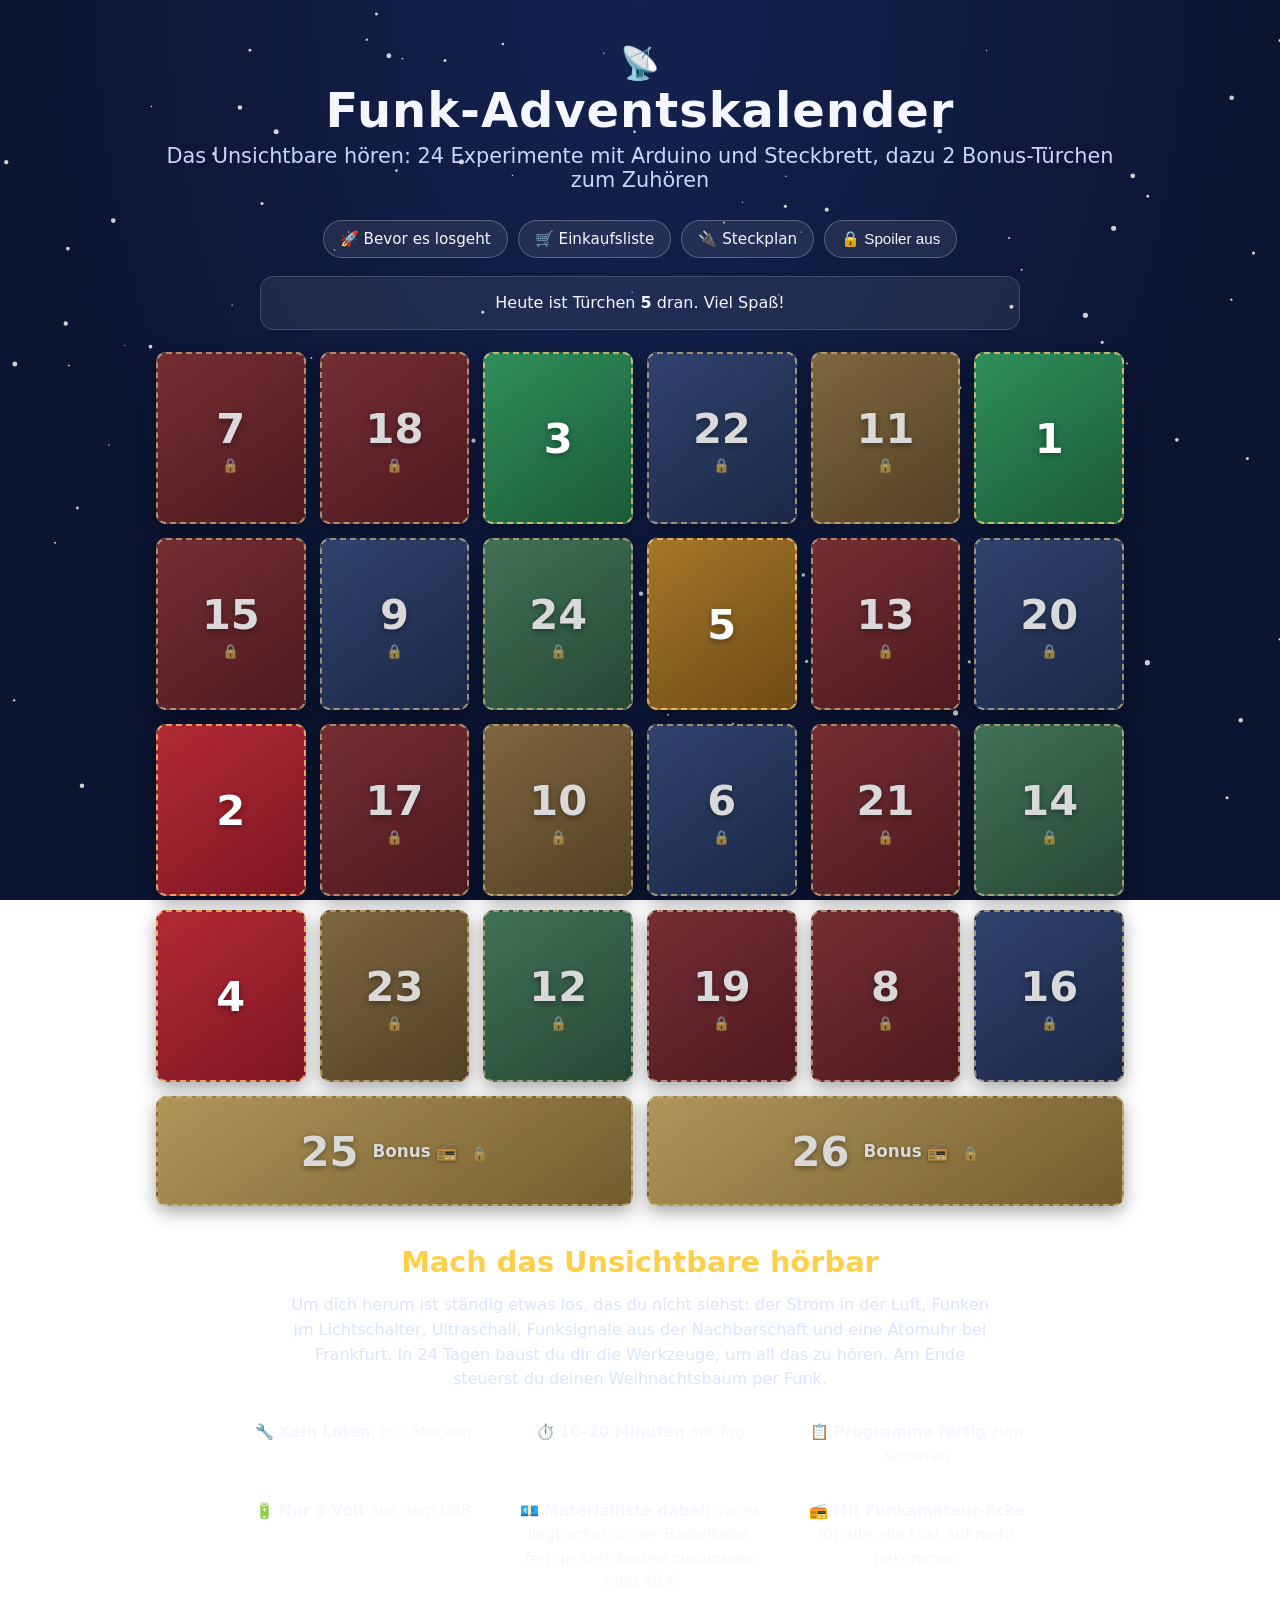
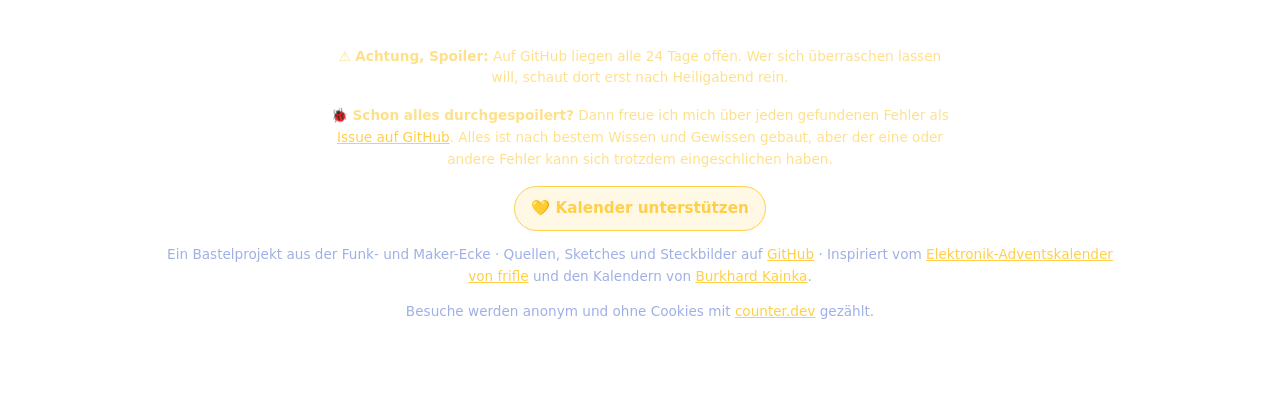
<file: index.html>
<!doctype html>
<html lang="de">
<head>
  <meta charset="utf-8">
  <meta name="viewport" content="width=device-width, initial-scale=1">
  <title>Funk-Adventskalender: Das Unsichtbare hören</title>
  <meta name="description" content="24 Experimente mit Arduino und Steckbrett: vom ersten LED-Blinken bis zur eigenen 433-MHz-Funkfernbedienung. Ohne Löten, ohne Vorwissen.">
  <meta property="og:title" content="Funk-Adventskalender: Das Unsichtbare hören">
  <meta property="og:description" content="24 Türchen, 24 Experimente: Strom in der Luft, Funken, Ultraschall, 433 MHz und die Atomuhr. Mit Arduino, ohne Löten.">
  <meta property="og:type" content="website">
  <meta property="og:url" content="https://craebby.github.io/funk-adventskalender/">
  <meta property="og:image" content="https://craebby.github.io/funk-adventskalender/werbung/bilder/vorschau.jpg">
  <meta property="og:image:width" content="1200">
  <meta property="og:image:height" content="630">
  <meta property="og:image:alt" content="Steckbrett mit Arduino Nano, LEDs, Ultraschall-Sensor und Kabeln auf einer Bastelmatte">
  <meta property="og:locale" content="de_DE">
  <meta name="twitter:card" content="summary_large_image">
  <link rel="icon" href="data:image/svg+xml,<svg xmlns='http://www.w3.org/2000/svg' viewBox='0 0 100 100'><text y='.9em' font-size='90'>📡</text></svg>">
  <link rel="stylesheet" href="assets/style.css?v=3">
  <script src="https://cdn.counter.dev/script.js" data-id="5be55fad-8780-48cb-b64d-d1fde9fb5f8a" data-utcoffset="1"></script>
</head>
<body>
  <canvas id="schnee" aria-hidden="true"></canvas>
  <div class="huelle">
    <header class="kopf">
      <span class="wellen" aria-hidden="true">📡</span>
      <h1>Funk-Adventskalender</h1>
      <div class="unter">Das Unsichtbare hören: 24 Experimente mit Arduino und Steckbrett, dazu 2 Bonus-Türchen zum Zuhören</div>
    </header>

    <nav class="leiste">
      <a class="knopf" href="tag.html?s=vorbereitung">🚀 Bevor es losgeht</a>
      <a class="knopf" href="tag.html?s=einkauf">🛒 Einkaufsliste</a>
      <a class="knopf" href="tag.html?s=steckplan">🔌 Steckplan</a>
      <button class="knopf" id="spoiler" type="button">🔒 Spoiler aus</button>
    </nav>

    <p class="hinweis" id="stand"></p>

    <main class="raster" id="raster" aria-label="Die 24 Türchen und 2 Bonus-Türchen"></main>

    <section class="werbung">
      <h2>Mach das Unsichtbare hörbar</h2>
      <p>
        Um dich herum ist ständig etwas los, das du nicht siehst: der Strom in der Luft, Funken im Lichtschalter,
        Ultraschall, Funksignale aus der Nachbarschaft und eine Atomuhr bei Frankfurt. In 24 Tagen baust du dir
        die Werkzeuge, um all das zu hören. Am Ende steuerst du deinen Weihnachtsbaum per Funk.
      </p>
      <ul class="punkte">
        <li>🔧 <strong>Kein Löten</strong>, nur Stecken</li>
        <li>⏱️ <strong>10–20 Minuten</strong> am Tag</li>
        <li>📋 <strong>Programme fertig</strong> zum Kopieren</li>
        <li>🔋 <strong>Nur 5 Volt</strong> aus dem USB</li>
        <li>💶 <strong>Materialliste dabei:</strong> vieles liegt schon in der Bastelkiste, fertige Sets kosten zusammen rund 40 €</li>
        <li>📻 <strong>Mit Funkamateur-Ecke</strong> für alle, die Lust auf mehr bekommen</li>
      </ul>
    </section>

    <footer>
      <p class="spoilerwarnung">
        ⚠️ <strong>Achtung, Spoiler:</strong> Auf GitHub liegen alle 24 Tage offen. Wer sich überraschen lassen
        will, schaut dort erst nach Heiligabend rein.
      </p>
      <p class="spoilerwarnung">
        🐞 <strong>Schon alles durchgespoilert?</strong> Dann freue ich mich über jeden gefundenen Fehler als
        <a href="https://github.com/craebby/funk-adventskalender/issues">Issue auf GitHub</a>. Alles ist nach bestem Wissen und Gewissen gebaut, aber der eine
        oder andere Fehler kann sich trotzdem eingeschlichen haben.
      </p>
      <a class="knopf spenden" href="https://github.com/sponsors/craebby">💛 Kalender unterstützen</a>
      <p>
        Ein Bastelprojekt aus der Funk- und Maker-Ecke · Quellen, Sketches und Steckbilder auf
        <a href="https://github.com/craebby/funk-adventskalender">GitHub</a> · Inspiriert vom
        <a href="https://frifle.github.io/adventskalender/">Elektronik-Adventskalender von frifle</a> und den
        Kalendern von <a href="https://www.elektronik-labor.de/Lernpakete/Lernpakete.html#advent">Burkhard Kainka</a>.
      </p>
      <p>Besuche werden anonym und ohne Cookies mit <a href="https://counter.dev">counter.dev</a> gezählt.</p>
    </footer>
  </div>
  <div id="meldung" role="status" aria-live="polite"></div>
  <script src="assets/app.js?v=3"></script>
</body>
</html>
</file>
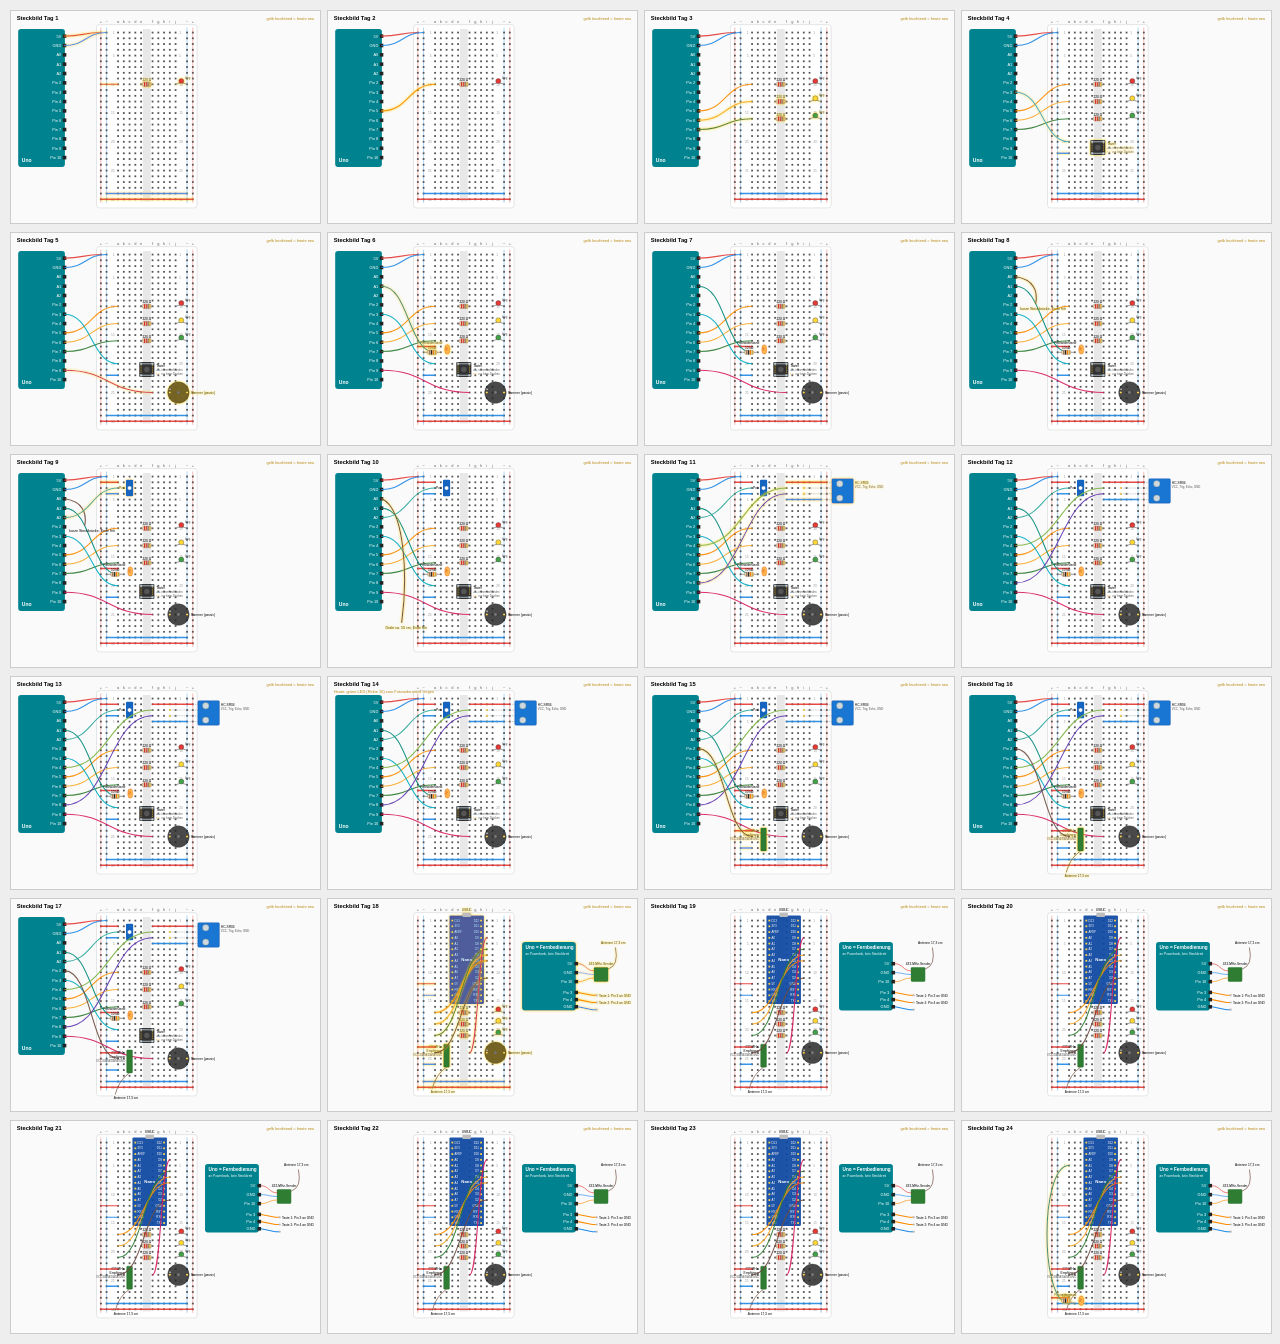
<file: tools/uebersicht.html>
<!doctype html>
<html lang="de">
<head>
  <meta charset="utf-8">
  <title>Alle Steckbilder</title>
  <style>
    body { font-family: sans-serif; margin: 10px; background: #eee; }
    .raster { display: grid; grid-template-columns: repeat(4, 1fr); gap: 8px; }
    img { width: 100%; background: #fff; border: 1px solid #ccc; }
  </style>
</head>
<body>
  <div class="raster" id="r"></div>
  <script>
    const von = Number(new URLSearchParams(location.search).get("von") || 1);
    const bis = Number(new URLSearchParams(location.search).get("bis") || 24);
    for (let t = von; t <= bis; t++) {
      const img = document.createElement("img");
      img.src = `../bilder/tag${String(t).padStart(2, "0")}.svg?${Date.now()}`;
      document.getElementById("r").appendChild(img);
    }
  </script>
</body>
</html>
</file>
<file: assets/style.css>
:root {
  --nacht: #0b1430;
  --nacht2: #142250;
  --schnee: #f4f7ff;
  --gold: #ffcf4a;
  --rot: #c8323c;
  --gruen: #2f8f5b;
  --text: #1d2433;
  --papier: #fffdf8;
  --rand: #e3ddd0;
}

* { box-sizing: border-box; }

body {
  margin: 0;
  font-family: "Segoe UI", system-ui, -apple-system, Roboto, sans-serif;
  color: var(--schnee);
  background: radial-gradient(ellipse at top, var(--nacht2), var(--nacht) 70%) fixed;
  min-height: 100vh;
}

a { color: var(--gold); }

#schnee { position: fixed; inset: 0; pointer-events: none; z-index: 0; }

.huelle { position: relative; z-index: 1; max-width: 1000px; margin: 0 auto; padding: 24px 16px 60px; }

header.kopf { text-align: center; padding: 20px 0 10px; }
header.kopf h1 { font-size: clamp(1.8rem, 5vw, 3rem); margin: 0; letter-spacing: 0.02em; }
header.kopf .unter { font-size: clamp(1rem, 2.6vw, 1.3rem); color: #c9d4ff; margin-top: 6px; }
.wellen { font-size: 2rem; display: inline-block; animation: funk 2.4s ease-in-out infinite; }
@keyframes funk { 0%, 100% { opacity: 0.4; transform: scale(0.95); } 50% { opacity: 1; transform: scale(1.08); } }

.leiste { display: flex; flex-wrap: wrap; gap: 10px; justify-content: center; margin: 18px 0; }
.knopf {
  display: inline-block; padding: 9px 16px; border-radius: 999px; text-decoration: none;
  background: rgba(255, 255, 255, 0.08); border: 1px solid rgba(255, 255, 255, 0.25);
  color: var(--schnee); font-size: 0.95rem; cursor: pointer;
}
.knopf:hover { background: rgba(255, 255, 255, 0.18); }
.knopf.an { background: var(--gold); color: #222; border-color: var(--gold); }

.hinweis {
  background: rgba(255, 255, 255, 0.07); border: 1px solid rgba(255, 255, 255, 0.15); border-radius: 14px;
  padding: 14px 18px; margin: 10px auto 22px; max-width: 760px; text-align: center; line-height: 1.5;
}

.raster { display: grid; grid-template-columns: repeat(6, 1fr); gap: 14px; perspective: 1200px; }
@media (max-width: 760px) { .raster { grid-template-columns: repeat(4, 1fr); gap: 10px; } }
@media (max-width: 440px) { .raster { grid-template-columns: repeat(3, 1fr); } }

.tuer {
  position: relative; aspect-ratio: 1 / 1.15; border-radius: 10px; cursor: pointer; border: none; padding: 0;
  background: transparent; transform-style: preserve-3d; font: inherit; color: inherit;
}
.tuer .innen, .tuer .vorne {
  position: absolute; inset: 0; border-radius: 10px; display: flex; flex-direction: column;
  align-items: center; justify-content: center; text-align: center; padding: 8px;
}
.tuer .innen { background: var(--papier); color: var(--text); font-size: 0.8rem; line-height: 1.25; }
.tuer .innen strong { font-size: 1.4rem; color: var(--rot); }
.tuer .vorne {
  backface-visibility: hidden; transform-origin: left center; transition: transform 0.7s ease;
  background: linear-gradient(145deg, #b22a35, #7d1622); border: 2px dashed rgba(255, 215, 120, 0.7);
  box-shadow: 0 6px 18px rgba(0, 0, 0, 0.35);
}
.tuer:nth-child(3n) .vorne { background: linear-gradient(145deg, #2f8f5b, #1b5a38); }
.tuer:nth-child(4n) .vorne { background: linear-gradient(145deg, #2b4ea2, #172f6b); }
.tuer:nth-child(5n) .vorne { background: linear-gradient(145deg, #a6762a, #6e4b14); }
.tuer .zahl { font-size: clamp(1.6rem, 5vw, 2.6rem); font-weight: 800; color: #fff; text-shadow: 0 2px 6px rgba(0,0,0,.4); }
.tuer .schloss { font-size: 0.85rem; opacity: 0.85; margin-top: 4px; }
.tuer.offen .vorne { transform: rotateY(-105deg); }
.tuer.zu { cursor: not-allowed; }
.tuer.zu .vorne { filter: saturate(0.6) brightness(0.85); }
.tuer:focus-visible { outline: 3px solid var(--gold); outline-offset: 3px; }
.tuer.wackeln { animation: wackeln 0.4s; }
/* Bonus-Türchen 25 und 26: breit und golden, in eigener Reihe unter den 24 */
.tuer.bonus { grid-column: span 3; aspect-ratio: auto; min-height: 110px; }
@media (max-width: 760px) { .tuer.bonus { grid-column: span 2; } }
@media (max-width: 440px) { .tuer.bonus { grid-column: span 3; } }
.raster .tuer.bonus .vorne { background: linear-gradient(145deg, #e0b03a, #9a6b12); flex-direction: row; gap: 14px; }
.tuer .bonus-text { color: #fff; font-weight: 700; font-size: 1.05rem; text-shadow: 0 1px 4px rgba(0,0,0,.4); }
@keyframes wackeln { 25% { transform: rotate(-3deg); } 75% { transform: rotate(3deg); } }

#meldung {
  position: fixed; left: 50%; bottom: 24px; transform: translateX(-50%); background: #fff; color: #222;
  padding: 10px 18px; border-radius: 999px; box-shadow: 0 6px 24px rgba(0,0,0,.4); opacity: 0;
  transition: opacity .3s; z-index: 10; pointer-events: none; max-width: 90vw; text-align: center;
}
#meldung.zeigen { opacity: 1; }

footer { text-align: center; color: #9fb0e6; font-size: 0.85rem; margin-top: 40px; line-height: 1.6; }
footer .spoilerwarnung { color: #ffe08a; margin: 0 auto 16px; max-width: 620px; }
.knopf.spenden { background: rgba(255, 207, 74, 0.15); border-color: var(--gold); color: var(--gold); font-weight: 600; }
.knopf.spenden:hover { background: var(--gold); color: #222; }

.werbung { max-width: 820px; margin: 34px auto 0; text-align: center; line-height: 1.55; }
.werbung h2 { font-size: clamp(1.3rem, 3.6vw, 1.8rem); color: var(--gold); margin: 0 0 8px; }
.werbung p { color: #dbe3ff; margin: 0 auto 18px; max-width: 700px; }
.punkte { list-style: none; padding: 0; margin: 0; display: grid; grid-template-columns: repeat(auto-fit, minmax(220px, 1fr)); gap: 10px; }
.punkte li { background: rgba(255, 255, 255, 0.07); border: 1px solid rgba(255, 255, 255, 0.15); border-radius: 12px; padding: 10px 12px; font-size: 0.95rem; }

/* Tagesseite */
.blatt {
  background: var(--papier); color: var(--text); border-radius: 16px; padding: 28px clamp(16px, 4vw, 40px);
  box-shadow: 0 10px 40px rgba(0, 0, 0, 0.35); line-height: 1.6;
}
.blatt h1 { color: var(--rot); margin-top: 0; font-size: clamp(1.5rem, 4vw, 2.2rem); }
.blatt h2 { border-bottom: 2px solid var(--rand); padding-bottom: 4px; margin-top: 1.6em; }
.blatt a { color: #1b5fb5; }
.blatt table { border-collapse: collapse; width: 100%; font-size: 0.92rem; display: block; overflow-x: auto; }
.blatt th, .blatt td { border: 1px solid var(--rand); padding: 6px 8px; text-align: left; vertical-align: top; }
.blatt th { background: #f4efe4; }
.blatt code { background: #f1ede4; padding: 1px 5px; border-radius: 4px; font-size: 0.9em; }
.blatt pre code { background: none; padding: 0; }
.blatt img { max-width: 100%; }
.blatt blockquote { border-left: 4px solid var(--gold); margin: 1em 0; padding: 4px 14px; background: #fff7dd; }

.steckbild { margin: 0 0 20px; text-align: center; }
.steckbild img { width: 100%; border: 1px solid var(--rand); border-radius: 10px; background: #fafafa; cursor: zoom-in; }
.steckbild figcaption { font-size: 0.85rem; color: #666; margin-top: 4px; }

.code-kasten { margin: 22px 0; border: 1px solid var(--rand); border-radius: 12px; overflow: hidden; }
.code-kopf {
  display: flex; flex-wrap: wrap; gap: 8px; justify-content: space-between; align-items: center;
  background: #1d2433; color: #fff; padding: 8px 12px; font-family: ui-monospace, monospace; font-size: 0.9rem;
}
.code-kopf button, .code-kopf a {
  background: var(--gold); color: #222; border: none; border-radius: 6px; padding: 5px 10px; cursor: pointer;
  font-size: 0.85rem; text-decoration: none;
}
.code-kasten pre { margin: 0; max-height: 520px; overflow: auto; background: #0f1524; }
.code-kasten pre code { display: block; padding: 14px; font-size: 0.85rem; color: #e6e6e6; }

.navi { display: flex; justify-content: space-between; gap: 10px; flex-wrap: wrap; margin: 18px 0; }
.gesperrt { text-align: center; padding: 40px 10px; }
.gesperrt .gross { font-size: 3rem; }
</file>
